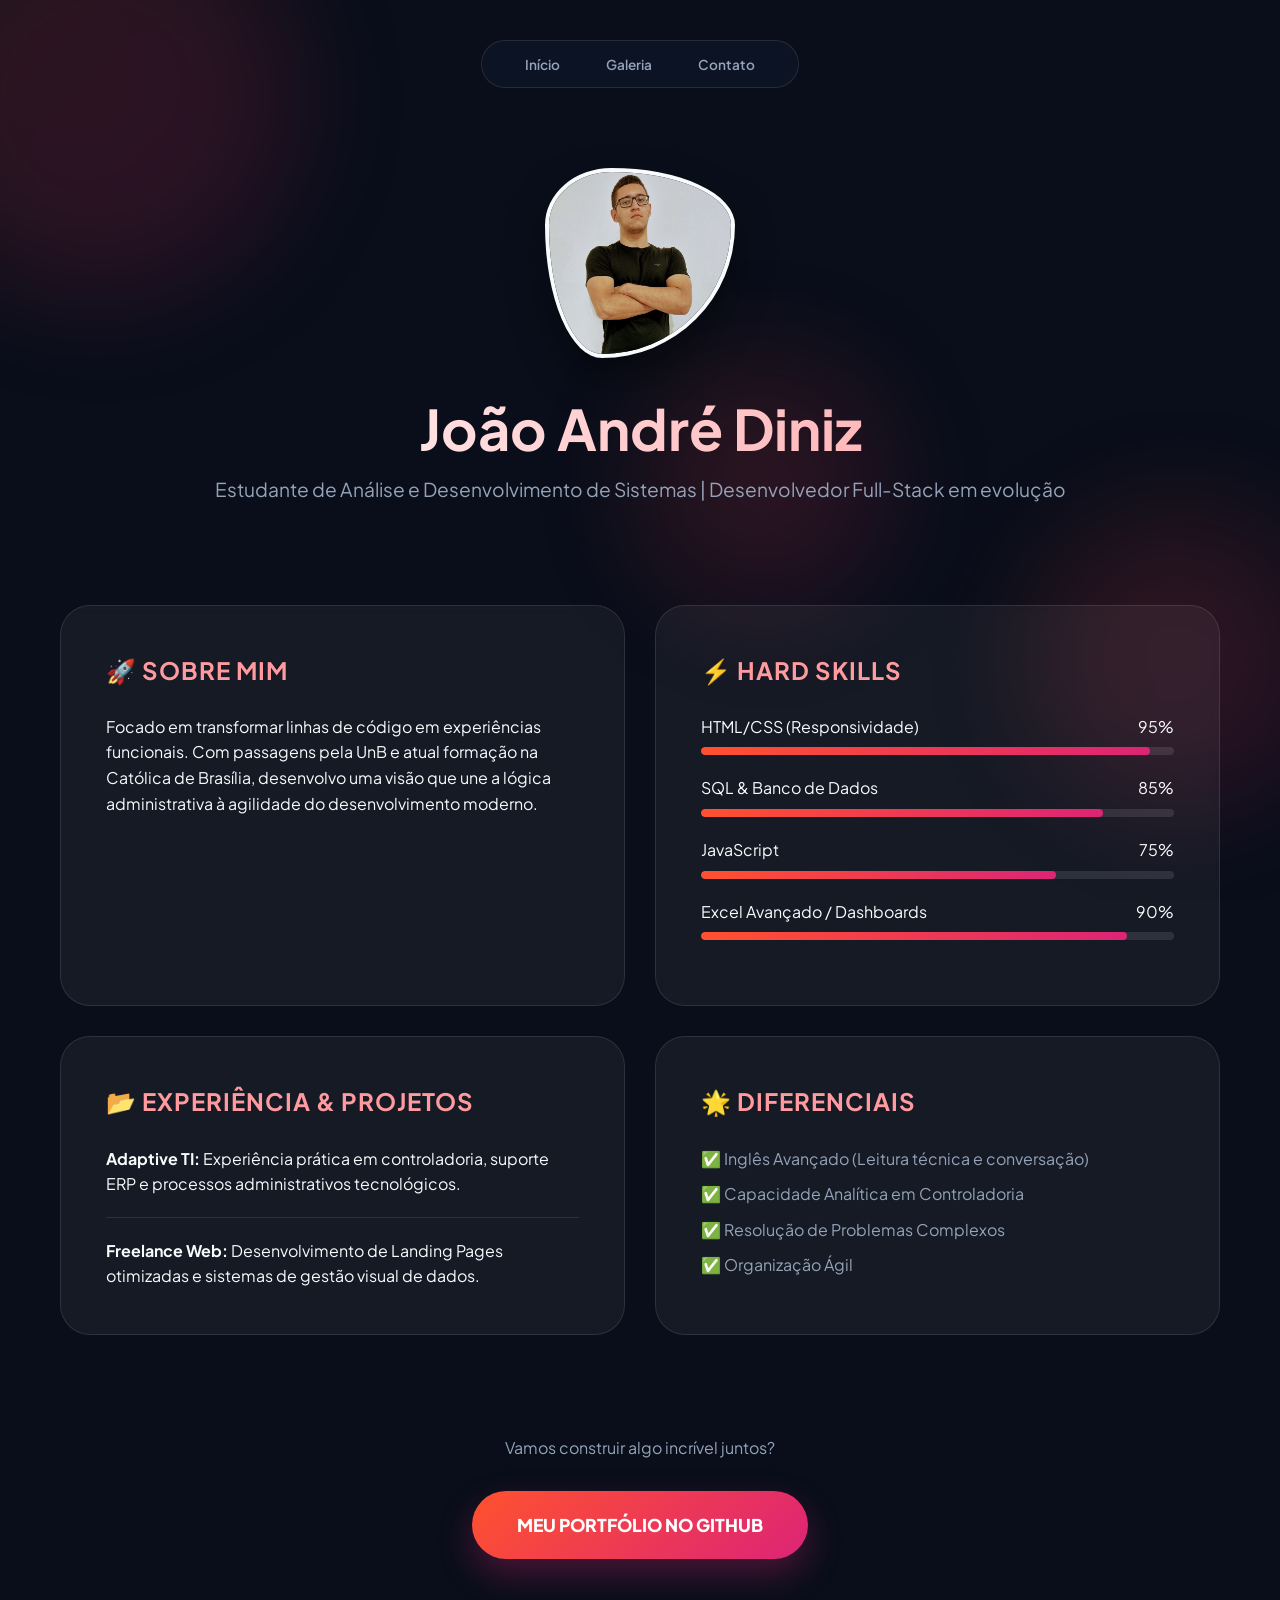
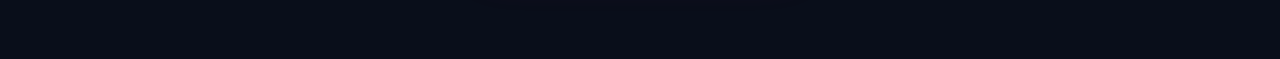
<file: index.html>
<!DOCTYPE html>
<html lang="pt-BR">
<head>
    <meta charset="UTF-8">
    <meta name="viewport" content="width=device-width, initial-scale=1.0">
    <title>João André | Portfólio Profissional</title>
    <link href="https://fonts.googleapis.com/css2?family=Plus+Jakarta+Sans:wght@300;400;600;800&display=swap" rel="stylesheet">
    <style>
        :root {
            --primary: #ff512f;
            --secondary: #dd2476;
            --accent: #ff9a9e;
            --bg-dark: #090e1a;
            --card-bg: rgba(255, 255, 255, 0.05);
            --glass-border: rgba(255, 255, 255, 0.1);
            --text-main: #f8fafc;
            --text-dim: #94a3b8;
            --transition: all 0.4s cubic-bezier(0.175, 0.885, 0.32, 1.275);
        }

        * {
            margin: 0;
            padding: 0;
            box-sizing: border-box;
            font-family: 'Plus Jakarta Sans', sans-serif;
        }

        body {
            min-height: 100vh;
            background-color: var(--bg-dark);
            color: var(--text-main);
            line-height: 1.6;
            overflow-x: hidden;
            position: relative;
        }

        /* Animação de Fundo (Partículas Dinâmicas) */
        .bg-animation {
            position: fixed;
            top: 0;
            left: 0;
            width: 100%;
            height: 100%;
            z-index: -1;
            overflow: hidden;
        }

        .bubble {
            position: absolute;
            background: linear-gradient(135deg, var(--primary), var(--secondary));
            border-radius: 50%;
            filter: blur(60px);
            opacity: 0.15;
            animation: float 20s infinite linear;
        }

        @keyframes float {
            0% { transform: translate(0, 0) scale(1); }
            33% { transform: translate(30vw, 50vh) scale(1.2); }
            66% { transform: translate(-20vw, 80vh) scale(0.8); }
            100% { transform: translate(0, 0) scale(1); }
        }

        .container {
            max-width: 1200px;
            margin: 0 auto;
            padding: 40px 20px;
        }

        /* Nav moderna */
        nav {
            display: flex;
            justify-content: center;
            margin-bottom: 80px;
            position: sticky;
            top: 20px;
            z-index: 1000;
        }

        nav ul {
            list-style: none;
            display: flex;
            gap: 10px;
            background: rgba(15, 23, 42, 0.7);
            padding: 10px 25px;
            border-radius: 50px;
            backdrop-filter: blur(15px);
            border: 1px solid var(--glass-border);
        }

        nav a {
            text-decoration: none;
            color: var(--text-dim);
            font-weight: 600;
            font-size: 0.85rem;
            padding: 10px 18px;
            border-radius: 40px;
            transition: var(--transition);
        }

        nav a:hover {
            color: var(--text-main);
            background: var(--card-bg);
        }

        /* Header Estilizado */
        header {
            text-align: center;
            margin-bottom: 100px;
            animation: fadeIn 1s ease-out;
        }

        .profile-img {
            width: 190px;
            height: 190px;
            border-radius: 35% 65% 70% 30% / 30% 30% 70% 70%; /* Forma orgânica */
            object-fit: cover;
            border: 4px solid var(--text-main);
            box-shadow: 0 20px 40px rgba(0,0,0,0.4);
            transition: var(--transition);
            animation: morphing 10s infinite alternate ease-in-out;
        }

        @keyframes morphing {
            0% { border-radius: 35% 65% 70% 30% / 30% 30% 70% 70%; }
            100% { border-radius: 60% 40% 30% 70% / 60% 30% 70% 40%; }
        }

        header h1 {
            font-size: 3.5rem;
            margin-top: 20px;
            background: linear-gradient(to right, #fff, var(--accent));
            -webkit-background-clip: text;
            -webkit-text-fill-color: transparent;
        }

        /* Grid e Seções */
        main {
            display: grid;
            grid-template-columns: repeat(2, 1fr);
            gap: 30px;
        }

        section {
            background: var(--card-bg);
            border: 1px solid var(--glass-border);
            border-radius: 30px;
            padding: 45px;
            backdrop-filter: blur(5px);
            transition: var(--transition);
        }

        section:hover {
            border-color: var(--accent);
            transform: scale(1.02);
            background: rgba(255, 255, 255, 0.08);
        }

        section h3 {
            font-size: 1.5rem;
            margin-bottom: 25px;
            color: var(--accent);
            text-transform: uppercase;
            letter-spacing: 1px;
        }

        /* Skills Bar */
        .skill-item { margin-bottom: 20px; }
        .skill-info { display: flex; justify-content: space-between; margin-bottom: 8px; }
        .skill-bar { 
            height: 8px; 
            background: rgba(255,255,255,0.1); 
            border-radius: 10px; 
            overflow: hidden; 
        }
        .skill-progress { 
            height: 100%; 
            background: linear-gradient(to right, var(--primary), var(--secondary)); 
            border-radius: 10px;
        }

        /* Footer */
        footer {
            margin-top: 100px;
            padding-bottom: 60px;
            text-align: center;
        }

        .btn-github {
            text-decoration: none;
            color: #fff;
            padding: 20px 45px;
            border-radius: 50px;
            background: linear-gradient(135deg, var(--primary), var(--secondary));
            font-weight: 800;
            font-size: 1.1rem;
            box-shadow: 0 15px 35px rgba(221, 36, 118, 0.3);
            transition: var(--transition);
            display: inline-block;
        }

        .btn-github:hover {
            transform: translateY(-5px) rotate(2deg);
            box-shadow: 0 20px 50px rgba(221, 36, 118, 0.5);
        }

        @media (max-width: 850px) {
            main { grid-template-columns: 1fr; }
            header h1 { font-size: 2.5rem; }
        }
    </style>
</head>
<body>

    <div class="bg-animation">
        <div class="bubble" style="width: 400px; height: 400px; top: -100px; left: -100px;"></div>
        <div class="bubble" style="width: 300px; height: 300px; bottom: 10%; right: -50px; animation-duration: 25s;"></div>
        <div class="bubble" style="width: 250px; height: 250px; top: 40%; left: 50%; animation-duration: 30s;"></div>
    </div>

    <div class="container">
        <nav>
            <ul>
                <li><a href="index.html">Início</a></li>
                <li><a href="Galeria.html">Galeria</a></li>
                <li><a href="contact.html">Contato</a></li>
            </ul>
        </nav>

        <header>
            <img src="./img/WhatsApp Image 2024-11-13 at 20.46.13.jpeg" alt="João André" class="profile-img">
            <h1>João André Diniz</h1>
            <p style="color: var(--text-dim); font-size: 1.2rem; font-weight: 400;">
                Estudante de Análise e Desenvolvimento de Sistemas | Desenvolvedor Full-Stack em evolução
            </p>
        </header>

        <main>
            <section>
                <h3>🚀 Sobre Mim</h3>
                <p>
                    Focado em transformar linhas de código em experiências funcionais. Com passagens pela UnB e atual formação na Católica de Brasília, desenvolvo uma visão que une a lógica administrativa à agilidade do desenvolvimento moderno.
                </p>
            </section>

            <section>
                <h3>⚡ Hard Skills</h3>
                <div class="skill-item">
                    <div class="skill-info"><span>HTML/CSS (Responsividade)</span><span>95%</span></div>
                    <div class="skill-bar"><div class="skill-progress" style="width: 95%;"></div></div>
                </div>
                <div class="skill-item">
                    <div class="skill-info"><span>SQL & Banco de Dados</span><span>85%</span></div>
                    <div class="skill-bar"><div class="skill-progress" style="width: 85%;"></div></div>
                </div>
                <div class="skill-item">
                    <div class="skill-info"><span>JavaScript</span><span>75%</span></div>
                    <div class="skill-bar"><div class="skill-progress" style="width: 75%;"></div></div>
                </div>
                <div class="skill-item">
                    <div class="skill-info"><span>Excel Avançado / Dashboards</span><span>90%</span></div>
                    <div class="skill-bar"><div class="skill-progress" style="width: 90%;"></div></div>
                </div>
            </section>

            <section>
                <h3>📂 Experiência & Projetos</h3>
                <p><strong>Adaptive TI:</strong> Experiência prática em controladoria, suporte ERP e processos administrativos tecnológicos.</p>
                <hr style="margin: 20px 0; border: 0; border-top: 1px solid var(--glass-border);">
                <p><strong>Freelance Web:</strong> Desenvolvimento de Landing Pages otimizadas e sistemas de gestão visual de dados.</p>
            </section>

            <section>
                <h3>🌟 Diferenciais</h3>
                <ul style="list-style: none; color: var(--text-dim);">
                    <li style="margin-bottom: 10px;">✅ Inglês Avançado (Leitura técnica e conversação)</li>
                    <li style="margin-bottom: 10px;">✅ Capacidade Analítica em Controladoria</li>
                    <li style="margin-bottom: 10px;">✅ Resolução de Problemas Complexos</li>
                    <li style="margin-bottom: 10px;">✅ Organização Ágil</li>
                </ul>
            </section>
        </main>

        <footer>
            <p style="margin-bottom: 30px; color: var(--text-dim);">Vamos construir algo incrível juntos?</p>
            <a href="https://github.com/Dededsons" target="_blank" class="btn-github">
                MEU PORTFÓLIO NO GITHUB
            </a>
        </footer>
    </div>

</body>
</html>
</file>
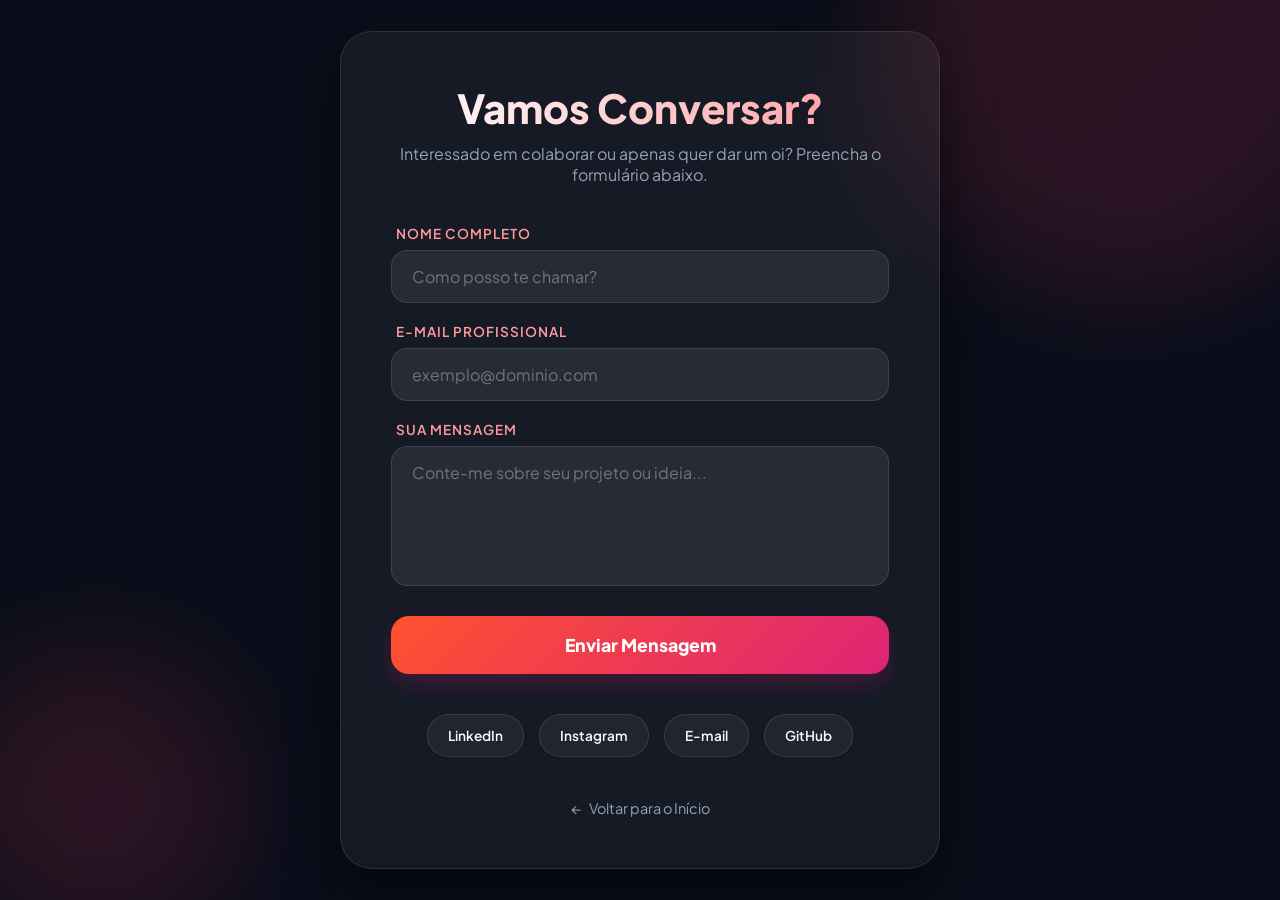
<file: contact.html>
<!DOCTYPE html>
<html lang="pt-BR">
<head>
    <meta charset="UTF-8">
    <meta name="viewport" content="width=device-width, initial-scale=1.0">
    <title>Contato | João André</title>
    <link href="https://fonts.googleapis.com/css2?family=Plus+Jakarta+Sans:wght@300;400;600;800&display=swap" rel="stylesheet">
    <style>
        :root {
            --primary: #ff512f;
            --secondary: #dd2476;
            --accent: #ff9a9e;
            --bg-dark: #090e1a;
            --card-bg: rgba(255, 255, 255, 0.05);
            --input-bg: rgba(255, 255, 255, 0.08);
            --glass-border: rgba(255, 255, 255, 0.1);
            --text-main: #f8fafc;
            --text-dim: #94a3b8;
            --transition: all 0.3s cubic-bezier(0.4, 0, 0.2, 1);
        }

        * {
            margin: 0;
            padding: 0;
            box-sizing: border-box;
            font-family: 'Plus Jakarta Sans', sans-serif;
        }

        body {
            min-height: 100vh;
            background-color: var(--bg-dark);
            color: var(--text-main);
            display: flex;
            align-items: center;
            justify-content: center;
            overflow-x: hidden;
            padding: 20px;
        }

        /* Animação de Fundo (Mesmo padrão da Home) */
        .bg-animation {
            position: fixed;
            top: 0;
            left: 0;
            width: 100%;
            height: 100%;
            z-index: -1;
            overflow: hidden;
        }

        .bubble {
            position: absolute;
            background: linear-gradient(135deg, var(--primary), var(--secondary));
            border-radius: 50%;
            filter: blur(60px);
            opacity: 0.15;
            animation: float 20s infinite linear;
        }

        @keyframes float {
            0% { transform: translate(0, 0) scale(1); }
            33% { transform: translate(30vw, -20vh) scale(1.2); }
            66% { transform: translate(-10vw, 50vh) scale(0.8); }
            100% { transform: translate(0, 0) scale(1); }
        }

        /* Card de Contato */
        .contact-card {
            background: var(--card-bg);
            backdrop-filter: blur(20px);
            border: 1px solid var(--glass-border);
            border-radius: 32px;
            padding: 50px;
            max-width: 600px;
            width: 100%;
            box-shadow: 0 25px 50px rgba(0, 0, 0, 0.5);
            animation: cardAppear 0.8s ease-out;
        }

        @keyframes cardAppear {
            from { opacity: 0; transform: translateY(40px); }
            to { opacity: 1; transform: translateY(0); }
        }

        .contact-card h1 {
            font-size: 2.5rem;
            font-weight: 800;
            margin-bottom: 10px;
            text-align: center;
            background: linear-gradient(to right, #fff, var(--accent));
            -webkit-background-clip: text;
            -webkit-text-fill-color: transparent;
        }

        .contact-card p.subtitle {
            text-align: center;
            color: var(--text-dim);
            margin-bottom: 40px;
            font-size: 1rem;
        }

        /* Formulário */
        form {
            display: grid;
            gap: 20px;
        }

        .input-group {
            display: flex;
            flex-direction: column;
            gap: 8px;
        }

        .input-group label {
            font-size: 0.85rem;
            font-weight: 600;
            color: var(--accent);
            margin-left: 5px;
            text-transform: uppercase;
            letter-spacing: 1px;
        }

        input, textarea {
            padding: 15px 20px;
            border-radius: 16px;
            border: 1px solid var(--glass-border);
            background: var(--input-bg);
            color: #fff;
            font-size: 1rem;
            transition: var(--transition);
            outline: none;
        }

        input:focus, textarea:focus {
            background: rgba(255, 255, 255, 0.12);
            border-color: var(--accent);
            box-shadow: 0 0 15px rgba(255, 154, 158, 0.2);
        }

        textarea {
            resize: none;
            min-height: 140px;
        }

        button {
            margin-top: 10px;
            padding: 18px;
            border-radius: 18px;
            border: none;
            font-size: 1.1rem;
            font-weight: 800;
            cursor: pointer;
            background: linear-gradient(135deg, var(--primary), var(--secondary));
            color: #fff;
            transition: var(--transition);
            box-shadow: 0 10px 20px rgba(221, 36, 118, 0.2);
        }

        button:hover {
            transform: translateY(-3px);
            box-shadow: 0 15px 30px rgba(221, 36, 118, 0.4);
            filter: brightness(1.1);
        }

        /* Redes Sociais */
        .social-links {
            margin-top: 40px;
            display: flex;
            justify-content: center;
            gap: 15px;
            flex-wrap: wrap;
        }

        .social-links a {
            text-decoration: none;
            color: var(--text-main);
            font-size: 0.85rem;
            font-weight: 600;
            padding: 12px 20px;
            border-radius: 50px;
            background: var(--card-bg);
            border: 1px solid var(--glass-border);
            transition: var(--transition);
        }

        .social-links a:hover {
            background: var(--text-main);
            color: var(--bg-dark);
            transform: translateY(-3px);
        }

        .back-home {
            margin-top: 40px;
            text-align: center;
        }

        .back-home a {
            color: var(--text-dim);
            text-decoration: none;
            font-size: 0.9rem;
            transition: var(--transition);
            display: inline-flex;
            align-items: center;
            gap: 8px;
        }

        .back-home a:hover {
            color: var(--accent);
        }

        /* Responsividade */
        @media (max-width: 480px) {
            .contact-card { padding: 30px 20px; }
            .contact-card h1 { font-size: 2rem; }
        }
    </style>
</head>
<body>

    <div class="bg-animation">
        <div class="bubble" style="width: 500px; height: 500px; top: -200px; right: -100px;"></div>
        <div class="bubble" style="width: 300px; height: 300px; bottom: -50px; left: -50px; animation-duration: 25s;"></div>
    </div>

    <div class="contact-card">
        <h1>Vamos Conversar?</h1>
        <p class="subtitle">Interessado em colaborar ou apenas quer dar um oi? Preencha o formulário abaixo.</p>

        <form id="contactForm">
            <div class="input-group">
                <label for="name">Nome Completo</label>
                <input type="text" id="name" placeholder="Como posso te chamar?" required>
            </div>

            <div class="input-group">
                <label for="email">E-mail Profissional</label>
                <input type="email" id="email" placeholder="exemplo@dominio.com" required>
            </div>

            <div class="input-group">
                <label for="message">Sua Mensagem</label>
                <textarea id="message" placeholder="Conte-me sobre seu projeto ou ideia..." required></textarea>
            </div>

            <button type="submit" id="submitBtn">Enviar Mensagem</button>
        </form>

        <div class="social-links">
            <a href="https://www.linkedin.com/in/jo%C3%A3o-cardoso-b63293276/" target="_blank">LinkedIn</a>
            <a href="https://www.instagram.com/joaoandredinizcardoso/" target="_blank">Instagram</a>
            <a href="mailto:seuemail@email.com">E-mail</a>
            <a href="https://github.com/Dededsons" target="_blank">GitHub</a>
        </div>

        <div class="back-home">
            <a href="index.html">
                <span>←</span> Voltar para o Início
            </a>
        </div>
    </div>

    <script>
        // Pequena lógica para feedback visual ao enviar
        const form = document.getElementById('contactForm');
        const btn = document.getElementById('submitBtn');

        form.addEventListener('submit', (e) => {
            e.preventDefault();
            btn.innerText = 'Enviando...';
            btn.style.opacity = '0.7';
            btn.disabled = true;

            // Simula um tempo de envio
            setTimeout(() => {
                alert('Mensagem enviada com sucesso! (Simulação)');
                form.reset();
                btn.innerText = 'Enviar Mensagem';
                btn.style.opacity = '1';
                btn.disabled = false;
            }, 1500);
        });
    </script>

</body>
</html>
</file>
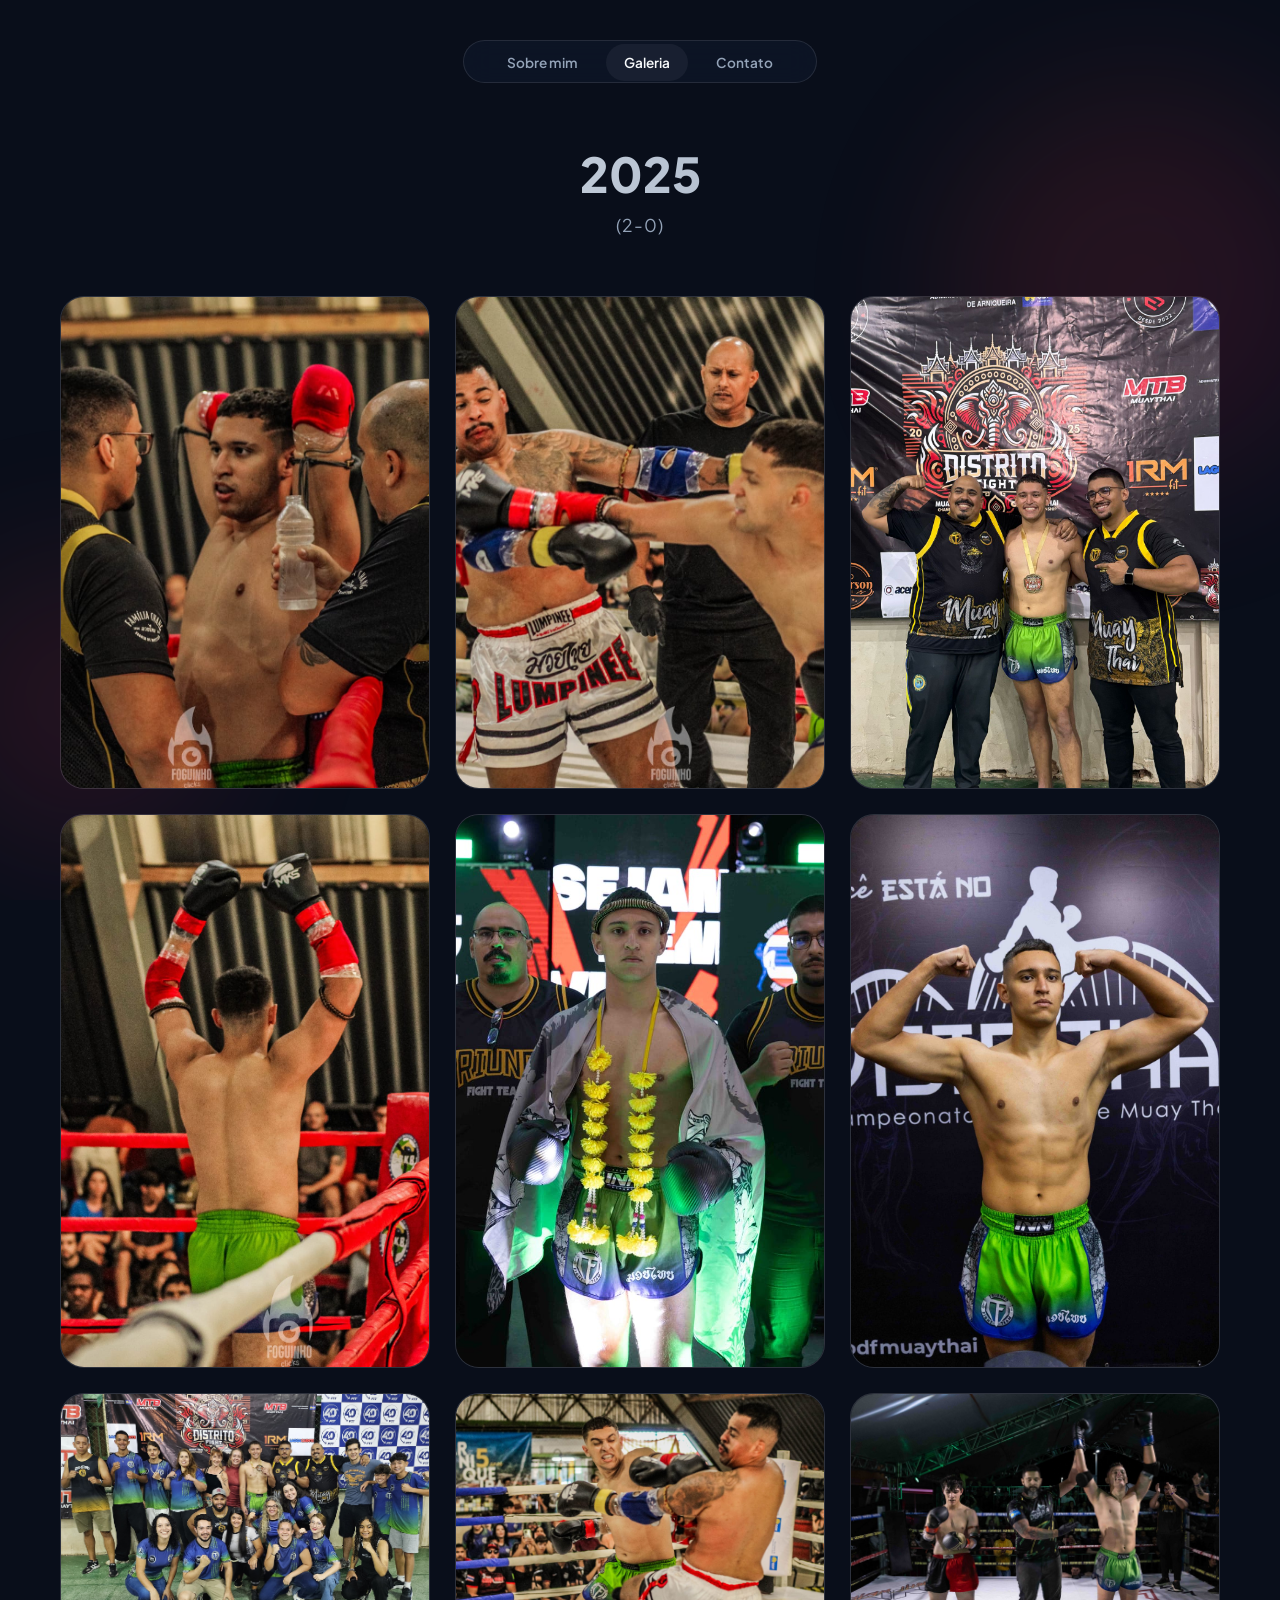
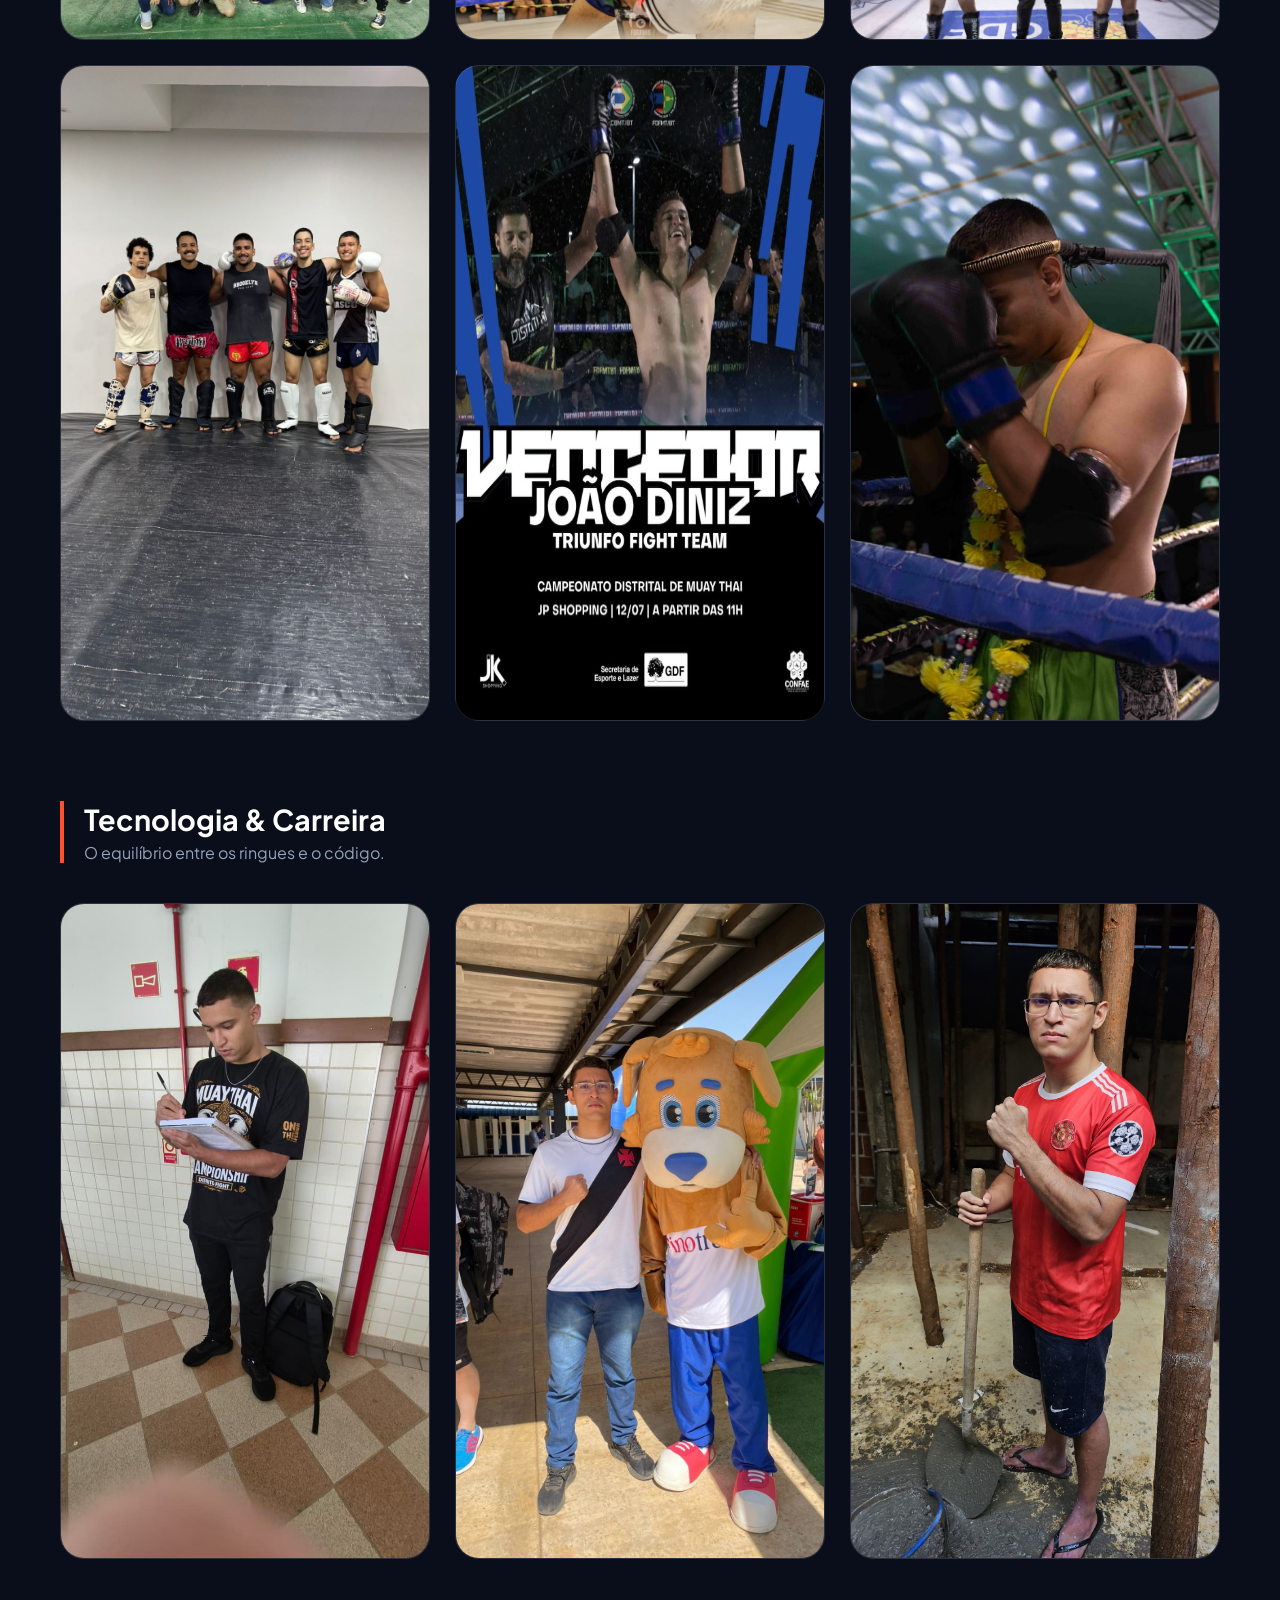
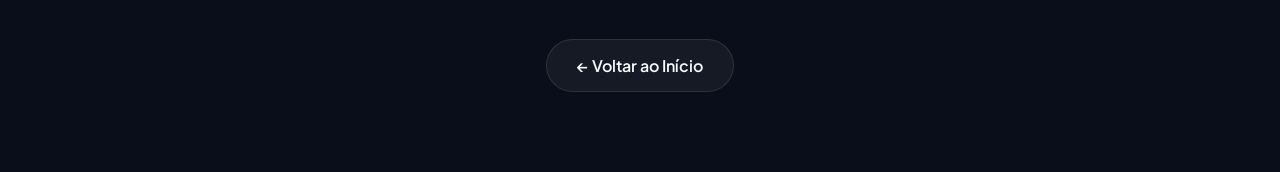
<file: Galeria.html>
<!DOCTYPE html>
<html lang="pt-BR">
<head>
    <meta charset="UTF-8">
    <meta name="viewport" content="width=device-width, initial-scale=1.0">
    <title>Galeria | João André</title>
    <link href="https://fonts.googleapis.com/css2?family=Plus+Jakarta+Sans:wght@300;400;600;800&display=swap" rel="stylesheet">
    <style>
        :root {
            --primary: #ff512f;
            --secondary: #dd2476;
            --accent: #ff9a9e;
            --bg-dark: #090e1a;
            --card-bg: rgba(255, 255, 255, 0.05);
            --glass-border: rgba(255, 255, 255, 0.1);
            --text-main: #f8fafc;
            --text-dim: #94a3b8;
            --transition: all 0.5s cubic-bezier(0.23, 1, 0.32, 1);
        }

        * {
            margin: 0;
            padding: 0;
            box-sizing: border-box;
            font-family: 'Plus Jakarta Sans', sans-serif;
        }

        body {
            min-height: 100vh;
            background-color: var(--bg-dark);
            color: var(--text-main);
            overflow-x: hidden;
        }

        /* Animação de Fundo */
        .bg-animation {
            position: fixed;
            top: 0;
            left: 0;
            width: 100%;
            height: 100%;
            z-index: -1;
            overflow: hidden;
        }

        .bubble {
            position: absolute;
            background: linear-gradient(135deg, var(--primary), var(--secondary));
            border-radius: 50%;
            filter: blur(80px);
            opacity: 0.12;
            animation: float 25s infinite linear;
        }

        @keyframes float {
            0% { transform: translate(0, 0) rotate(0deg); }
            50% { transform: translate(20vw, 30vh) rotate(180deg); }
            100% { transform: translate(0, 0) rotate(360deg); }
        }

        .container {
            max-width: 1200px;
            margin: 0 auto;
            padding: 40px 20px 80px;
        }

        /* Navegação */
        nav {
            display: flex;
            justify-content: center;
            margin-bottom: 60px;
            position: sticky;
            top: 20px;
            z-index: 1000;
        }

        nav ul {
            list-style: none;
            display: flex;
            gap: 10px;
            background: rgba(15, 23, 42, 0.7);
            padding: 10px 25px;
            border-radius: 50px;
            backdrop-filter: blur(15px);
            border: 1px solid var(--glass-border);
        }

        nav a {
            text-decoration: none;
            color: var(--text-dim);
            font-weight: 600;
            font-size: 0.85rem;
            padding: 10px 18px;
            border-radius: 40px;
            transition: var(--transition);
        }

        nav a:hover, nav a.active {
            color: var(--text-main);
            background: var(--card-bg);
        }

        /* Header */
        header {
            text-align: center;
            margin-bottom: 60px;
            animation: fadeIn 1s ease-out;
        }

        header h1 {
            font-size: 3rem;
            font-weight: 800;
            background: linear-gradient(to right, #e2e8f0, #94a3b8);
            -webkit-background-clip: text;
            -webkit-text-fill-color: transparent;
            margin-bottom: 10px;
        }

        header p {
            color: var(--text-dim);
            font-size: 1.1rem;
            letter-spacing: 1px;
        }

        /* Gallery Grid (Restaurado para o comportamento original) */
        .gallery-grid {
            display: grid;
            grid-template-columns: repeat(auto-fit, minmax(280px, 1fr));
            gap: 25px;
            animation: fadeIn 1.2s ease-out;
        }

        .gallery-item {
            position: relative;
            border-radius: 24px;
            overflow: hidden;
            background: var(--card-bg);
            border: 1px solid var(--glass-border);
            cursor: pointer;
            /* Removido o aspect-ratio fixo */
        }

        .gallery-item img {
            width: 100%;
            height: 100%;
            object-fit: cover; /* Mantém o corte proporcional */
            transition: var(--transition);
            display: block; /* Remove espaços indesejados */
        }

        .overlay {
            position: absolute;
            inset: 0;
            background: rgba(9, 14, 26, 0.7);
            backdrop-filter: blur(4px);
            display: flex;
            flex-direction: column;
            align-items: center;
            justify-content: center;
            padding: 20px;
            text-align: center;
            opacity: 0;
            transition: var(--transition);
        }

        .gallery-item:hover .overlay {
            opacity: 1;
        }

        .gallery-item:hover img {
            transform: scale(1.1);
        }

        .overlay span {
            font-weight: 600;
            font-size: 1rem;
            color: #fff;
            transform: translateY(10px);
            transition: var(--transition);
        }

        .gallery-item:hover .overlay span {
            transform: translateY(0);
        }

        /* Seção Título Separador */
        .section-divider {
            margin: 80px 0 40px;
            text-align: left;
            border-left: 4px solid var(--primary);
            padding-left: 20px;
        }

        .section-divider h2 {
            font-size: 1.8rem;
            color: #fff;
            margin-bottom: 5px;
        }

        footer {
            margin-top: 80px;
            text-align: center;
        }

        .btn-back {
            display: inline-flex;
            align-items: center;
            gap: 10px;
            text-decoration: none;
            color: var(--text-main);
            padding: 15px 30px;
            border-radius: 50px;
            background: var(--card-bg);
            border: 1px solid var(--glass-border);
            transition: var(--transition);
            font-weight: 600;
        }

        .btn-back:hover {
            background: var(--text-main);
            color: var(--bg-dark);
            transform: translateX(-5px);
        }

        .mostrar-inteira img {
    object-fit: cover !important;
    object-position: center;
}

.p-horizontal {
    aspect-ratio: 16 / 9 !important; /* Força proporção de paisagem (ex: foto de grupo) */
}

.p-vertical {
    aspect-ratio: 3 / 4 !important; /* Força proporção de retrato (ex: foto em pé) */
}

.gallery-item img.ajuste {
    object-position: 42% center;
}

.gallery-item img.ajuste2 {
    object-position: 65% center;
}

.img-11 {
    background-image: url('./img/11.jpeg');
    background-size: 100% 100%; /* sem corte e sem borda */
    background-position: center;
    background-repeat: no-repeat;
    transition: var(--transition);
}

/* simula o efeito de zoom das outras imagens */
.img-11:hover {
    transform: scale(1.1);
}

        @keyframes fadeIn {
            from { opacity: 0; transform: translateY(30px); }
            to { opacity: 1; transform: translateY(0); }
        }

        @media (max-width: 768px) {
            header h1 { font-size: 2.2rem; }
            .gallery-grid { grid-template-columns: 1fr; } /* Uma coluna no mobile */
        }
    </style>
</head>
<body>

    <div class="bg-animation">
        <div class="bubble" style="width: 400px; height: 400px; top: 10%; right: -5%;"></div>
        <div class="bubble" style="width: 300px; height: 300px; bottom: 5%; left: -5%; animation-delay: -5s;"></div>
    </div>

    <div class="container">
        <nav>
            <ul>
                <li><a href="index.html">Sobre mim</a></li>
                <li><a href="galeria.html" class="active">Galeria</a></li>
                <li><a href="contact.html">Contato</a></li>
            </ul>
        </nav>

        <header>
            <h1>2025</h1>
            <p>(2-0)</p>
        </header>

        <section class="gallery-grid">
            <div class="gallery-item">
                <img src="./img/1.jpeg" class="ajuste2" alt="Foco">
                <div class="overlay"><span>Foco e disciplina</span></div>
            </div>
            <div class="gallery-item">
                <img src="./img/2.jpeg" class="ajuste" alt="Luta">
                <div class="overlay"><span>🥊</span></div>
            </div>
            <div class="gallery-item">
                <img src="./img/3.jpeg" alt="Vitória">
                <div class="overlay"><span>Primeira Vitória</span></div>
            </div>
            <div class="gallery-item">
                <img src="./img/4.jpeg" alt="Nocaute">
                <div class="overlay"><span>Comemoração pós nocaute</span></div>
            </div>
            <div class="gallery-item">
                <img src="./img/7.jpeg" alt="Entrada">
                <div class="overlay"><span>Entrada Triunfal</span></div>
            </div>
            <div class="gallery-item">
                <img src="./img/6.jpeg" alt="Peso">
                <div class="overlay"><span>Peso Batido</span></div>
            </div>
            <div class="gallery-item">
                <img src="./img/5.jpeg" alt="❤️">
                <div class="overlay"><span>❤️</span></div>
            </div>
            <div class="gallery-item mostrar-inteira">
                <img src="./img/12.jpeg" alt="Ritual">
                <div class="overlay"><span>☠️</span></div>
            </div>
            <div class="gallery-item">
                <img src="./img/9.jpeg" alt="Vitória 2">
                <div class="overlay"><span>Segunda Vitória</span></div>
            </div>
            <div class="gallery-item">
                <img src="./img/10.jpeg" alt="Treino">
                <div class="overlay"><span>Treino e disciplina</span></div>
            </div>
            <div class="gallery-item img-11">
    <div class="overlay"><span>🌐</span></div>
</div>
            <div class="gallery-item">
                <img src="./img/8.jpeg" alt="☠️">
                <div class="overlay"><span>Wai Kru Ram Muay</span></div>
            </div>
        </section>

        <div class="section-divider">
            <h2>Tecnologia & Carreira</h2>
            <p style="color: var(--text-dim)">O equilíbrio entre os ringues e o código.</p>
        </div>

        <section class="gallery-grid">
            <div class="gallery-item">
                <img src="./img/12+1.jpeg" alt="ADS">
                <div class="overlay"><span>Estudos Análise e Desenvolvimento de Sistemas</span></div>
            </div>
            <div class="gallery-item">
                <img src="./img/14.jpeg" alt="Adaptive">
                <div class="overlay"><span>Principal experiência: Adaptive tecnologia</span></div>
            </div>
            <div class="gallery-item">
                <img src="./img/15.jpeg" alt="Experiências">
                <div class="overlay"><span>Outros serviços como garçom e servente</span></div>
            </div>
        </section>

        <footer>
            <a href="index.html" class="btn-back">
                ← Voltar ao Início
            </a>
        </footer>
    </div>

</body>
</html>
</file>
